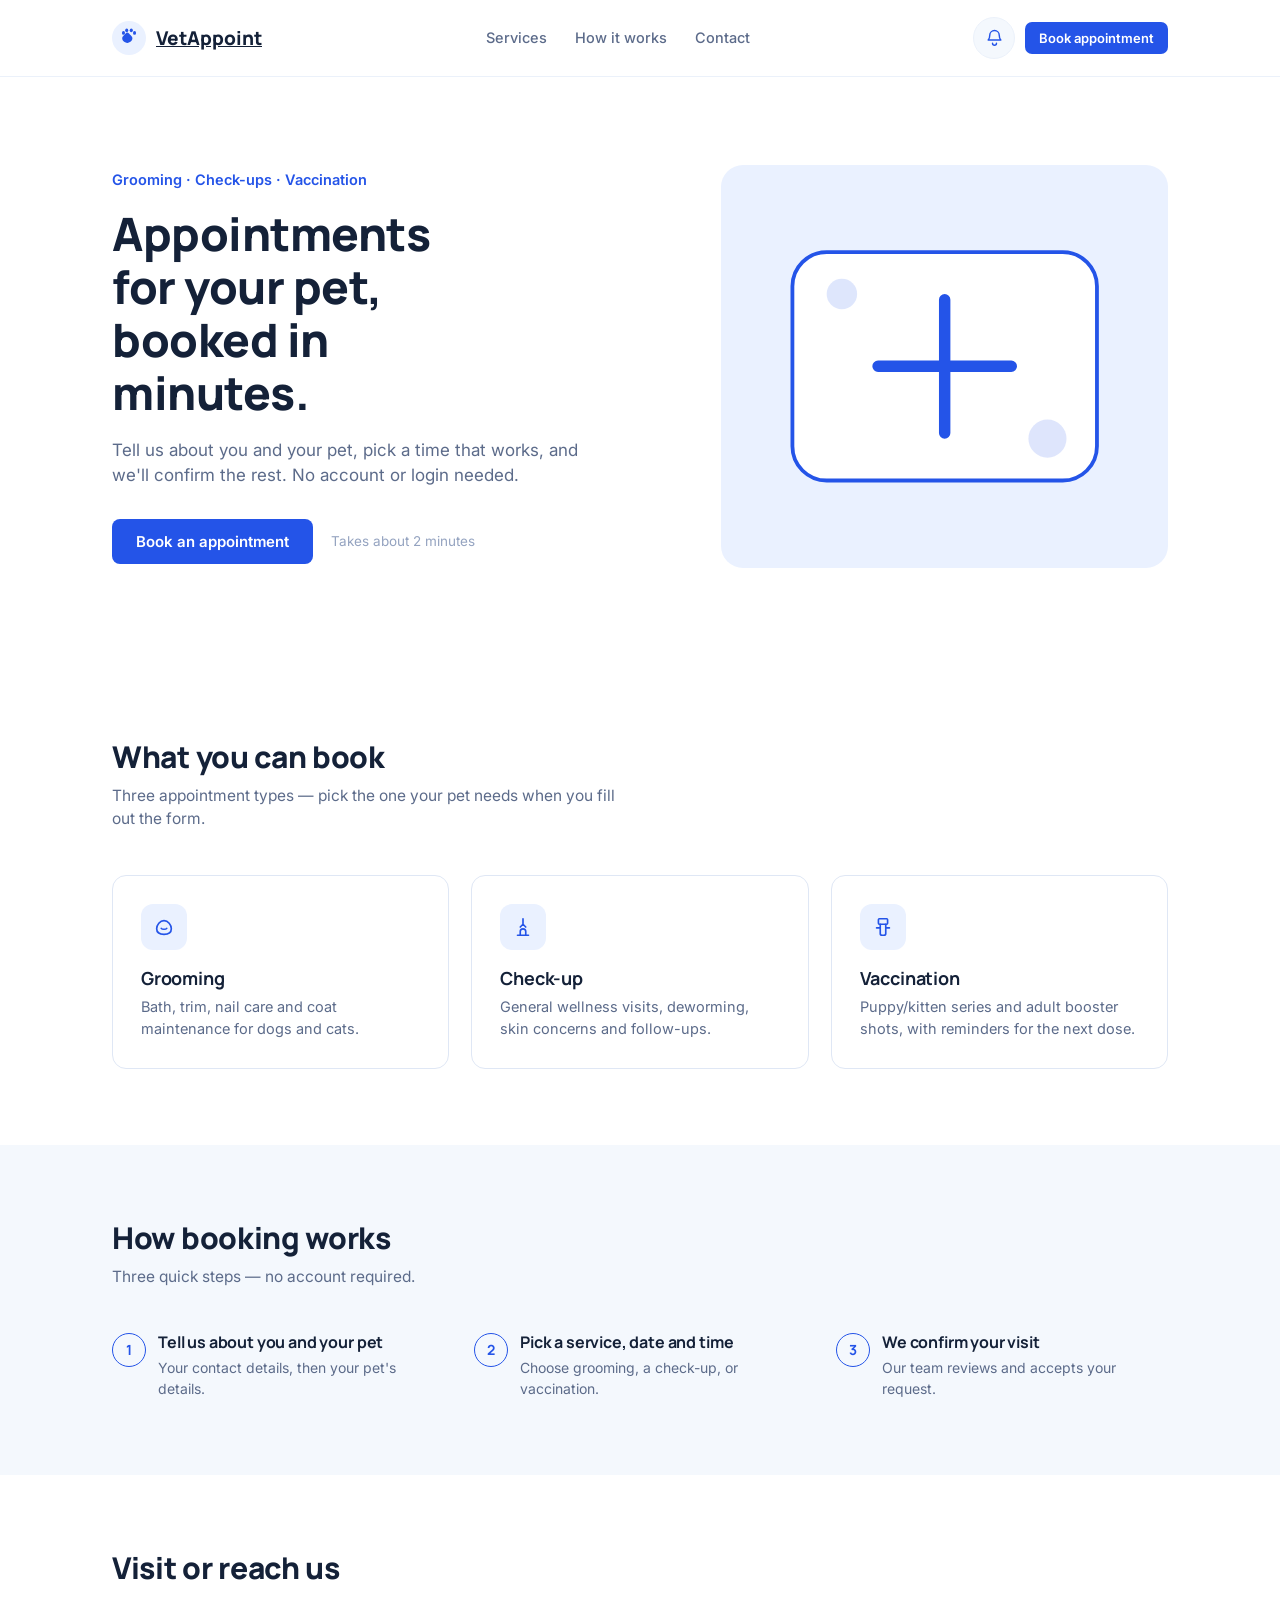
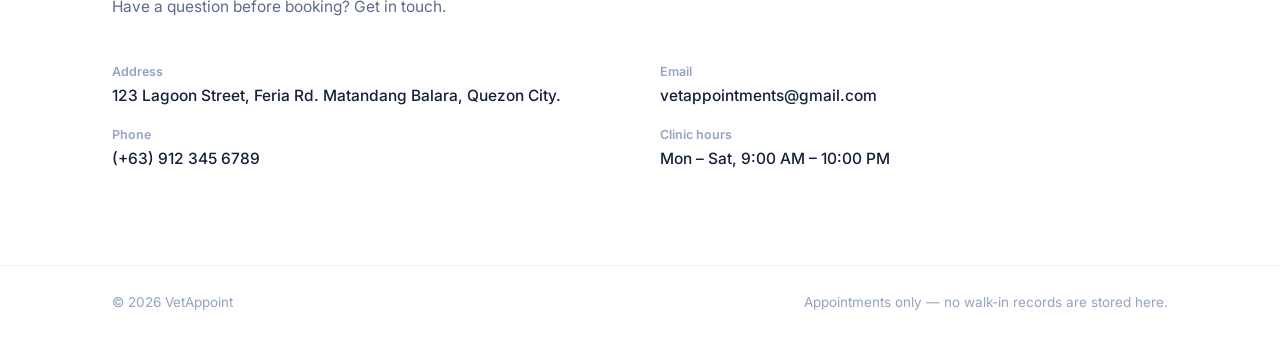
<file: index.html>
<!DOCTYPE html>
<html lang="en">
<head>
<meta charset="UTF-8" />
<meta name="viewport" content="width=device-width, initial-scale=1.0" />
<title>VetAppoint — Let's get your pet scheduled!</title>
<link rel="preconnect" href="https://fonts.googleapis.com" />
<link href="https://fonts.googleapis.com/css2?family=Manrope:wght@700;800&family=Inter:wght@400;500;600&display=swap" rel="stylesheet" />
<link rel="stylesheet" href="style.css" />
</head>
<body>

<header class="site-header">
  <div class="container">
    <a href="#top" class="brand">
      <svg class="brand-mark" viewBox="0 0 40 40" fill="none">
        <circle cx="20" cy="20" r="20" fill="#EAF1FF"/>
        <path d="M20 26c-4.5 0-8-2.2-8-5.6 0-2 1.7-3 3-4.4 1-1.1 1.6-2.4 3-2.4s2 1.3 3 2.4c1.3 1.4 3 2.4 3 4.4 0 3.4-3.5 5.6-8 5.6Z" fill="#2454E8"/>
        <ellipse cx="13.5" cy="14" rx="1.8" ry="2.3" fill="#2454E8"/>
        <ellipse cx="17.3" cy="11" rx="1.8" ry="2.3" fill="#2454E8"/>
        <ellipse cx="22.7" cy="11" rx="1.8" ry="2.3" fill="#2454E8"/>
        <ellipse cx="26.5" cy="14" rx="1.8" ry="2.3" fill="#2454E8"/>
      </svg>
      <span>VetAppoint</span>
    </a>
    <nav class="site-nav">
      <a href="#services">Services</a>
      <a href="#how">How it works</a>
      <a href="#contact">Contact</a>
    </nav>
    <div style="display:flex; align-items:center; gap:10px;">
      <button id="notifToggle" class="icon-btn" title="Vaccination reminders" type="button">
        <svg width="19" height="19" viewBox="0 0 24 24" fill="none" stroke="#2454E8" stroke-width="1.8">
          <path d="M6 8a6 6 0 0 1 12 0c0 4 1.5 5.5 2 6H4c.5-.5 2-2 2-6Z" stroke-linecap="round" stroke-linejoin="round"/>
          <path d="M9.5 18a2.5 2.5 0 0 0 5 0" stroke-linecap="round"/>
        </svg>
      </button>
      <button id="openBookingBtn" class="btn btn-primary btn-sm" type="button">Book appointment</button>
    </div>
  </div>
</header>

<!-- notification panel -->
<div id="notifPanel" class="notif-panel">
  <h4>Vaccination reminders</h4>
  <p class="cell-sub">Enter the email you booked with to see your pet's upcoming schedule.</p>
  <div class="lookup">
    <input type="email" id="notifEmail" placeholder="you@gmail.com" />
    <button id="notifCheckBtn" class="btn btn-primary btn-sm" type="button">Check</button>
  </div>
  <div id="notifResults"></div>
</div>

<main id="top">

  <!-- hero -->
  <section class="hero">
    <div class="container">
      <div>
        <div class="hero-eyebrow">Grooming · Check-ups · Vaccination</div>
        <h1>Appointments for your pet, booked in minutes.</h1>
        <p class="lead">
          Tell us about you and your pet, pick a time that works, and we'll confirm the rest.
          No account or login needed.
        </p>
        <div class="hero-actions">
          <button id="heroBookBtn" class="btn btn-primary" type="button">Book an appointment</button>
          <span class="hero-note">Takes about 2 minutes</span>
        </div>
      </div>
      <div class="hero-art">
        <svg viewBox="0 0 200 180" fill="none">
          <rect x="20" y="30" width="160" height="120" rx="18" fill="#ffffff" stroke="#2454E8" stroke-width="2"/>
          <path d="M100 55v70M65 90h70" stroke="#2454E8" stroke-width="6" stroke-linecap="round"/>
          <circle cx="46" cy="52" r="8" fill="#2454E8" opacity="0.15"/>
          <circle cx="154" cy="128" r="10" fill="#2454E8" opacity="0.15"/>
        </svg>
      </div>
    </div>
  </section>

  <!-- services -->
  <section class="section" id="services">
    <div class="container">
      <div class="section-head">
        <h2>What you can book</h2>
        <p>Three appointment types — pick the one your pet needs when you fill out the form.</p>
      </div>
      <div class="services-grid">
        <div class="service-card">
          <div class="service-icon">
            <svg width="22" height="22" viewBox="0 0 24 24" fill="none" stroke="currentColor" stroke-width="1.8"><path d="M4 14c0-4 3.6-9 8-9s8 5 8 9-3.6 6-8 6-8-2-8-6Z"/><path d="M9 13.5c.5.7 1.7 1 3 1s2.5-.3 3-1" stroke-linecap="round"/></svg>
          </div>
          <h3>Grooming</h3>
          <p>Bath, trim, nail care and coat maintenance for dogs and cats.</p>
        </div>
        <div class="service-card">
          <div class="service-icon">
            <svg width="22" height="22" viewBox="0 0 24 24" fill="none" stroke="currentColor" stroke-width="1.8"><path d="M12 3v6m0 0-3 3m3-3 3 3M6 21h12M9 21v-4a3 3 0 0 1 6 0v4" stroke-linecap="round" stroke-linejoin="round"/></svg>
          </div>
          <h3>Check-up</h3>
          <p>General wellness visits, deworming, skin concerns and follow-ups.</p>
        </div>
        <div class="service-card">
          <div class="service-icon">
            <svg width="22" height="22" viewBox="0 0 24 24" fill="none" stroke="currentColor" stroke-width="1.8"><rect x="7" y="3" width="10" height="6" rx="1"/><path d="M9 9v10a2 2 0 0 0 2 2h2a2 2 0 0 0 2-2V9M5 13h4m6 0h4" stroke-linecap="round"/></svg>
          </div>
          <h3>Vaccination</h3>
          <p>Puppy/kitten series and adult booster shots, with reminders for the next dose.</p>
        </div>
      </div>
    </div>
  </section>

  <!-- how it works -->
  <section class="section section-alt" id="how">
    <div class="container">
      <div class="section-head">
        <h2>How booking works</h2>
        <p>Three quick steps — no account required.</p>
      </div>
      <div class="steps">
        <div class="step">
          <h4>Tell us about you and your pet</h4>
          <p>Your contact details, then your pet's details.</p>
        </div>
        <div class="step">
          <h4>Pick a service, date and time</h4>
          <p>Choose grooming, a check-up, or vaccination.</p>
        </div>
        <div class="step">
          <h4>We confirm your visit</h4>
          <p>Our team reviews and accepts your request.</p>
        </div>
      </div>
    </div>
  </section>

  <!-- contact -->
  <section class="section" id="contact">
    <div class="container">
      <div class="section-head">
        <h2>Visit or reach us</h2>
        <p>Have a question before booking? Get in touch.</p>
      </div>
      <div class="contact-grid">
        <div>
          <div class="contact-item">
            <div class="label">Address</div>
            <div class="value">123 Lagoon Street, Feria Rd. Matandang Balara, Quezon City.</div>
          </div>
          <div class="contact-item">
            <div class="label">Phone</div>
            <div class="value">(+63) 912 345 6789</div>
          </div>
        </div>
        <div>
          <div class="contact-item">
            <div class="label">Email</div>
            <div class="value">vetappointments@gmail.com</div>
          </div>
          <div class="contact-item">
            <div class="label">Clinic hours</div>
            <div class="value">Mon – Sat, 9:00 AM – 10:00 PM</div>
          </div>
        </div>
      </div>
    </div>
  </section>

</main>

<footer class="site-footer">
  <div class="container" style="display:flex; justify-content:space-between; width:100%;">
    <span>© 2026 VetAppoint</span>
    <span>Appointments only — no walk-in records are stored here.</span>
  </div>
</footer>

<!-- booking modal -->
<div class="overlay" id="bookingOverlay">
  <div class="modal">
    <div class="modal-head">
      <h3>Book an appointment</h3>
      <button id="closeBookingBtn" class="modal-close" type="button" aria-label="Close">&times;</button>
    </div>
    <p class="form-hint">All fields marked <span class="req">*</span> are required.</p>

    <div class="progress-track">
      <span id="progress1" class="active"></span>
      <span id="progress2"></span>
    </div>

    <form id="bookingForm" novalidate>

      <!-- step 1: owner details -->
      <div class="form-step active" id="step1">
        <div class="field-row">
          <div class="field">
            <label for="firstName">First name <span class="req">*</span></label>
            <input type="text" id="firstName" autocomplete="given-name" />
            <small class="field-error" data-error-for="firstName"></small>
          </div>
          <div class="field">
            <label for="lastName">Last name <span class="req">*</span></label>
            <input type="text" id="lastName" autocomplete="family-name" />
            <small class="field-error" data-error-for="lastName"></small>
          </div>
        </div>
        <div class="field">
          <label for="email">Email <span class="req">*</span></label>
          <input type="email" id="email" autocomplete="email" />
          <small class="field-error" data-error-for="email"></small>
        </div>
        <div class="field">
          <label for="phone">Phone number <span class="req">*</span></label>
          <input type="tel" id="phone" inputmode="numeric" maxlength="11" placeholder="e.g. 09171234567" autocomplete="tel" />
          <small class="field-error" data-error-for="phone"></small>
        </div>
        <div class="modal-actions">
          <span></span>
          <button type="button" id="nextStepBtn" class="btn btn-primary">Pet details</button>
        </div>
      </div>

      <!-- step 2: animal + appointment details -->
      <div class="form-step" id="step2">
        <div class="field-row">
          <div class="field">
            <label for="animalName">Animal name <span class="req">*</span></label>
            <input type="text" id="animalName" />
            <small class="field-error" data-error-for="animalName"></small>
          </div>
          <div class="field">
            <label for="age">Age (years) <span class="req">*</span></label>
            <input type="text" id="age" inputmode="numeric" placeholder="e.g. 2" />
            <small class="field-error" data-error-for="age"></small>
          </div>
        </div>
        <div class="field-row">
          <div class="field">
            <label for="breed">Breed <span class="req">*</span></label>
            <input type="text" id="breed" />
            <small class="field-error" data-error-for="breed"></small>
          </div>
          <div class="field">
            <label for="gender">Gender <span class="req">*</span></label>
            <select id="gender">
              <option value="">Select</option>
              <option>Male</option>
              <option>Female</option>
            </select>
            <small class="field-error" data-error-for="gender"></small>
          </div>
        </div>
        <div class="field-row">
          <div class="field">
            <label for="weight">Weight <span class="req">*</span></label>
            <input type="text" id="weight" inputmode="numeric" placeholder="e.g. 6" />
            <small class="field-error" data-error-for="weight"></small>
          </div>
          <div class="field">
            <label for="color">Color <span class="req">*</span></label>
            <input type="text" id="color" />
            <small class="field-error" data-error-for="color"></small>
          </div>
        </div>
        <div class="field">
          <label>Species</label>
          <div class="type-choice" id="speciesChoice">
            <label><input type="radio" name="species" value="Dog" checked /><span>Dog</span></label>
            <label><input type="radio" name="species" value="Cat" /><span>Cat</span></label>
          </div>
        </div>

        <div class="field">
          <label>Type of appointment</label>
          <div class="type-choice" id="typeChoice">
            <label><input type="radio" name="apptType" value="Grooming" checked /><span>Grooming</span></label>
            <label><input type="radio" name="apptType" value="Vaccination" /><span>Vaccination</span></label>
            <label><input type="radio" name="apptType" value="Check-up" /><span>Check-up</span></label>
          </div>
        </div>

        <div class="field" id="checkupSubtypeField" style="display:none;">
          <label for="checkupSubtype">Type of check-up <span class="req">*</span></label>
          <select id="checkupSubtype"></select>
          <small class="field-error" data-error-for="checkupSubtype"></small>
        </div>

        <div class="field-row">
          <div class="field">
            <label for="apptDate">Date <span class="req">*</span></label>
            <input type="date" id="apptDate" />
            <small class="field-error" data-error-for="apptDate"></small>
          </div>
          <div class="field">
            <label>Time <span class="req">*</span></label>
            <div class="time-row">
              <select id="apptHour"></select>
              <select id="apptMinute"></select>
              <select id="apptAmPm"><option value="">--</option><option>AM</option><option>PM</option></select>
            </div>
            <small class="field-hint">Clinic hours: 9:00 AM – 10:00 PM</small>
            <small class="field-error" data-error-for="apptHour"></small>
          </div>
        </div>

        <div class="modal-actions">
          <button type="button" id="backStepBtn" class="btn btn-ghost">Back</button>
          <button type="submit" id="submitBtn" class="btn btn-primary">Submit request</button>
        </div>
      </div>

      <!-- confirmation -->
      <div class="form-step" id="stepConfirm">
        <div class="confirm-state">
          <div class="confirm-icon">
            <svg width="24" height="24" viewBox="0 0 24 24" fill="none" stroke="currentColor" stroke-width="2"><path d="M20 6 9 17l-5-5" stroke-linecap="round" stroke-linejoin="round"/></svg>
          </div>
          <h3>Request sent</h3>
          <p>We'll review your appointment and confirm it shortly. You'll see it reflected once accepted.</p>
          <button type="button" id="doneBtn" class="btn btn-primary" style="margin-top:20px;">Done</button>
        </div>
      </div>
    </form>
  </div>
</div>

<div class="toast" id="toast"></div>

<script src="data.js"></script>
<script src="script.js"></script>
</body>
</html>
</file>
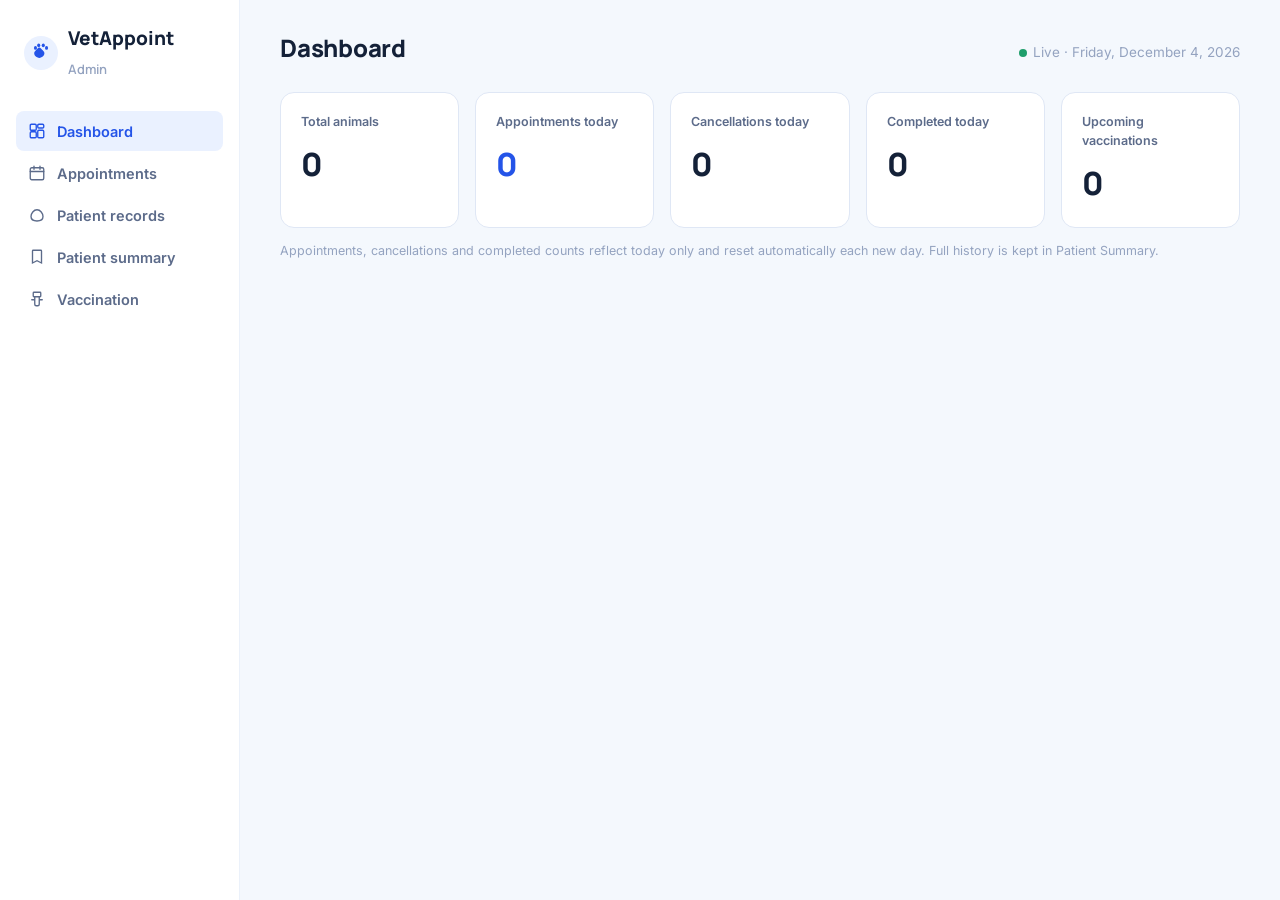
<file: admin.html>
<!DOCTYPE html>
<html lang="en">
<head>
<meta charset="UTF-8" />
<meta name="viewport" content="width=device-width, initial-scale=1.0" />
<title>VetAppoint Admin</title>
<link rel="preconnect" href="https://fonts.googleapis.com" />
<link href="https://fonts.googleapis.com/css2?family=Manrope:wght@700;800&family=Inter:wght@400;500;600&display=swap" rel="stylesheet" />
<link rel="stylesheet" href="style.css" />
</head>
<body>

<div class="admin-shell">

  <aside class="admin-sidebar">
    <div class="brand">
      <svg class="brand-mark" viewBox="0 0 40 40" fill="none">
        <circle cx="20" cy="20" r="20" fill="#EAF1FF"/>
        <path d="M20 26c-4.5 0-8-2.2-8-5.6 0-2 1.7-3 3-4.4 1-1.1 1.6-2.4 3-2.4s2 1.3 3 2.4c1.3 1.4 3 2.4 3 4.4 0 3.4-3.5 5.6-8 5.6Z" fill="#2454E8"/>
        <ellipse cx="13.5" cy="14" rx="1.8" ry="2.3" fill="#2454E8"/>
        <ellipse cx="17.3" cy="11" rx="1.8" ry="2.3" fill="#2454E8"/>
        <ellipse cx="22.7" cy="11" rx="1.8" ry="2.3" fill="#2454E8"/>
        <ellipse cx="26.5" cy="14" rx="1.8" ry="2.3" fill="#2454E8"/>
      </svg>
      <span class="brand-text">VetAppoint <span style="color:var(--color-text-faint); font-weight:600; font-size:13px;">Admin</span></span>
    </div>

    <nav class="admin-nav" id="adminNav">
      <button data-tab="dashboard" class="active">
        <svg class="nav-icon" viewBox="0 0 24 24" fill="none" stroke="currentColor" stroke-width="1.8"><rect x="3" y="3" width="8" height="8" rx="1.5"/><rect x="13" y="3" width="8" height="5" rx="1.5"/><rect x="13" y="11" width="8" height="10" rx="1.5"/><rect x="3" y="13" width="8" height="8" rx="1.5"/></svg>
        <span class="nav-text">Dashboard</span>
      </button>
      <button data-tab="appointments">
        <svg class="nav-icon" viewBox="0 0 24 24" fill="none" stroke="currentColor" stroke-width="1.8"><rect x="3" y="5" width="18" height="16" rx="2"/><path d="M8 3v4M16 3v4M3 10h18" stroke-linecap="round"/></svg>
        <span class="nav-text">Appointments</span>
        <span class="nav-badge" id="badgeAppointments"></span>
      </button>
      <button data-tab="records">
        <svg class="nav-icon" viewBox="0 0 24 24" fill="none" stroke="currentColor" stroke-width="1.8"><path d="M4 14c0-4 3.6-9 8-9s8 5 8 9-3.6 6-8 6-8-2-8-6Z"/></svg>
        <span class="nav-text">Patient records</span>
      </button>
      <button data-tab="summary">
        <svg class="nav-icon" viewBox="0 0 24 24" fill="none" stroke="currentColor" stroke-width="1.8"><path d="M7 3h10a1 1 0 0 1 1 1v16l-6-3-6 3V4a1 1 0 0 1 1-1Z"/></svg>
        <span class="nav-text">Patient summary</span>
      </button>
      <button data-tab="vaccination">
        <svg class="nav-icon" viewBox="0 0 24 24" fill="none" stroke="currentColor" stroke-width="1.8"><rect x="7" y="3" width="10" height="6" rx="1"/><path d="M9 9v10a2 2 0 0 0 2 2h2a2 2 0 0 0 2-2V9M5 13h4m6 0h4" stroke-linecap="round"/></svg>
        <span class="nav-text">Vaccination</span>
      </button>
    </nav>

  </aside>

  <main class="admin-main">

    <!-- ============ DASHBOARD ============ -->
    <section class="tab-panel active" id="tab-dashboard">
      <div class="admin-topbar">
        <h1>Dashboard</h1>
        <span class="today"><span class="live-dot"></span>Live · <span id="todayLabel"></span></span>
      </div>

      <div class="stat-grid">
        <div class="stat-card"><div class="stat-label">Total animals</div><div class="stat-value" id="statAnimals">0</div></div>
        <div class="stat-card accent"><div class="stat-label">Appointments today</div><div class="stat-value" id="statAppointments">0</div></div>
        <div class="stat-card"><div class="stat-label">Cancellations today</div><div class="stat-value" id="statCancelled">0</div></div>
        <div class="stat-card"><div class="stat-label">Completed today</div><div class="stat-value" id="statDone">0</div></div>
        <div class="stat-card"><div class="stat-label">Upcoming vaccinations</div><div class="stat-value" id="statVax">0</div></div>
      </div>
      <p class="reset-note">Appointments, cancellations and completed counts reflect today only and reset automatically each new day. Full history is kept in Patient Summary.</p>
    </section>

    <!-- ============ APPOINTMENTS ============ -->
    <section class="tab-panel" id="tab-appointments">
      <div class="admin-topbar">
        <h1>Appointments</h1>
        <span class="today">Accept or reject incoming requests</span>
      </div>
      <div class="panel-card">
        <div class="panel-card-head">
          <h3>Pending requests</h3>
          <span class="count" id="countPending">0 requests</span>
        </div>
        <div class="table-scroll">
        <table>
          <thead>
            <tr>
              <th>Owner</th><th>Animal</th><th>Species</th><th>Type</th><th>Date &amp; time</th><th>Contact</th><th>Action</th>
            </tr>
          </thead>
          <tbody id="appointmentsBody"></tbody>
        </table>
        </div>
      </div>
    </section>

    <!-- ============ PATIENT RECORDS ============ -->
    <section class="tab-panel" id="tab-records">
      <div class="admin-topbar">
        <h1>Patient records</h1>
        <span class="today">Currently accepted patients</span>
      </div>
      <div class="panel-card">
        <div class="panel-card-head">
          <h3>Active patients</h3>
          <span class="count" id="countRecords">0 patients</span>
        </div>
        <div class="table-scroll">
        <table>
          <thead>
            <tr>
              <th>Animal</th><th>Type</th><th>Age</th><th>Breed</th><th>Species</th><th>Gender</th><th>Weight</th><th>Color</th><th>Owner</th><th>Contact</th><th>Actions</th>
            </tr>
          </thead>
          <tbody id="recordsBody"></tbody>
        </table>
        </div>
      </div>
    </section>

    <!-- ============ PATIENT SUMMARY ============ -->
    <section class="tab-panel" id="tab-summary">
      <div class="admin-topbar">
        <h1>Patient summary</h1>
        <span class="today">Full history of completed and cancelled appointments</span>
      </div>
      <div class="panel-card">
        <div class="panel-card-head">
          <h3>All records</h3>
          <div class="filter-bar">
            <span class="count" id="countSummary">0 patients</span>
            <select id="summaryFilter">
              <option value="all">All statuses</option>
              <option value="Done">Done</option>
              <option value="Cancelled">Cancelled</option>
            </select>
          </div>
        </div>
        <div class="table-scroll">
        <table>
          <thead>
            <tr>
              <th>Animal</th><th>Owner</th><th>Contact</th><th>Type</th><th>Status</th><th>Date</th><th>Time</th>
            </tr>
          </thead>
          <tbody id="summaryBody"></tbody>
        </table>
        </div>
      </div>
    </section>

    <!-- ============ VACCINATION ============ -->
    <section class="tab-panel" id="tab-vaccination">
      <div class="admin-topbar">
        <h1>Vaccination</h1>
        <span class="today">Set next schedules — owners are notified automatically</span>
      </div>

      <div class="panel-card">
        <div class="panel-card-head">
          <h3>Schedule a vaccination</h3>
        </div>
        <div class="mini-form">
          <select id="vaxAnimalSelect"><option value="">Select animal…</option></select>
          <select id="vaxVaccineType"><option value="">Select animal first</option></select>
          <input type="date" id="vaxNextDate" />
          <button id="scheduleVaxBtn" class="btn btn-primary btn-sm" type="button">Set &amp; notify owner</button>
        </div>
        <div class="vax-info" id="vaxApptInfo">Select an animal to see the date the owner booked.</div>
      </div>

      <div class="vax-tables">
        <div class="panel-card" style="margin-top:0;">
          <div class="panel-card-head"><h3>Scheduled vaccination for Dogs</h3></div>
          <div class="table-scroll">
          <table>
            <thead><tr><th>Animal</th><th>Owner</th><th>Vaccine</th><th>First scheduled</th><th>Next date</th></tr></thead>
            <tbody id="vaxDogBody"></tbody>
          </table>
          </div>
        </div>
        <div class="panel-card" style="margin-top:0;">
          <div class="panel-card-head"><h3>Scheduled vaccination for Cats</h3></div>
          <div class="table-scroll">
          <table>
            <thead><tr><th>Animal</th><th>Owner</th><th>Vaccine</th><th>First scheduled</th><th>Next date</th></tr></thead>
            <tbody id="vaxCatBody"></tbody>
          </table>
          </div>
        </div>
      </div>
    </section>

  </main>
</div>

<div class="toast" id="toast"></div>

<script src="data.js"></script>
<script src="admin.js"></script>
</body>
</html>
</file>
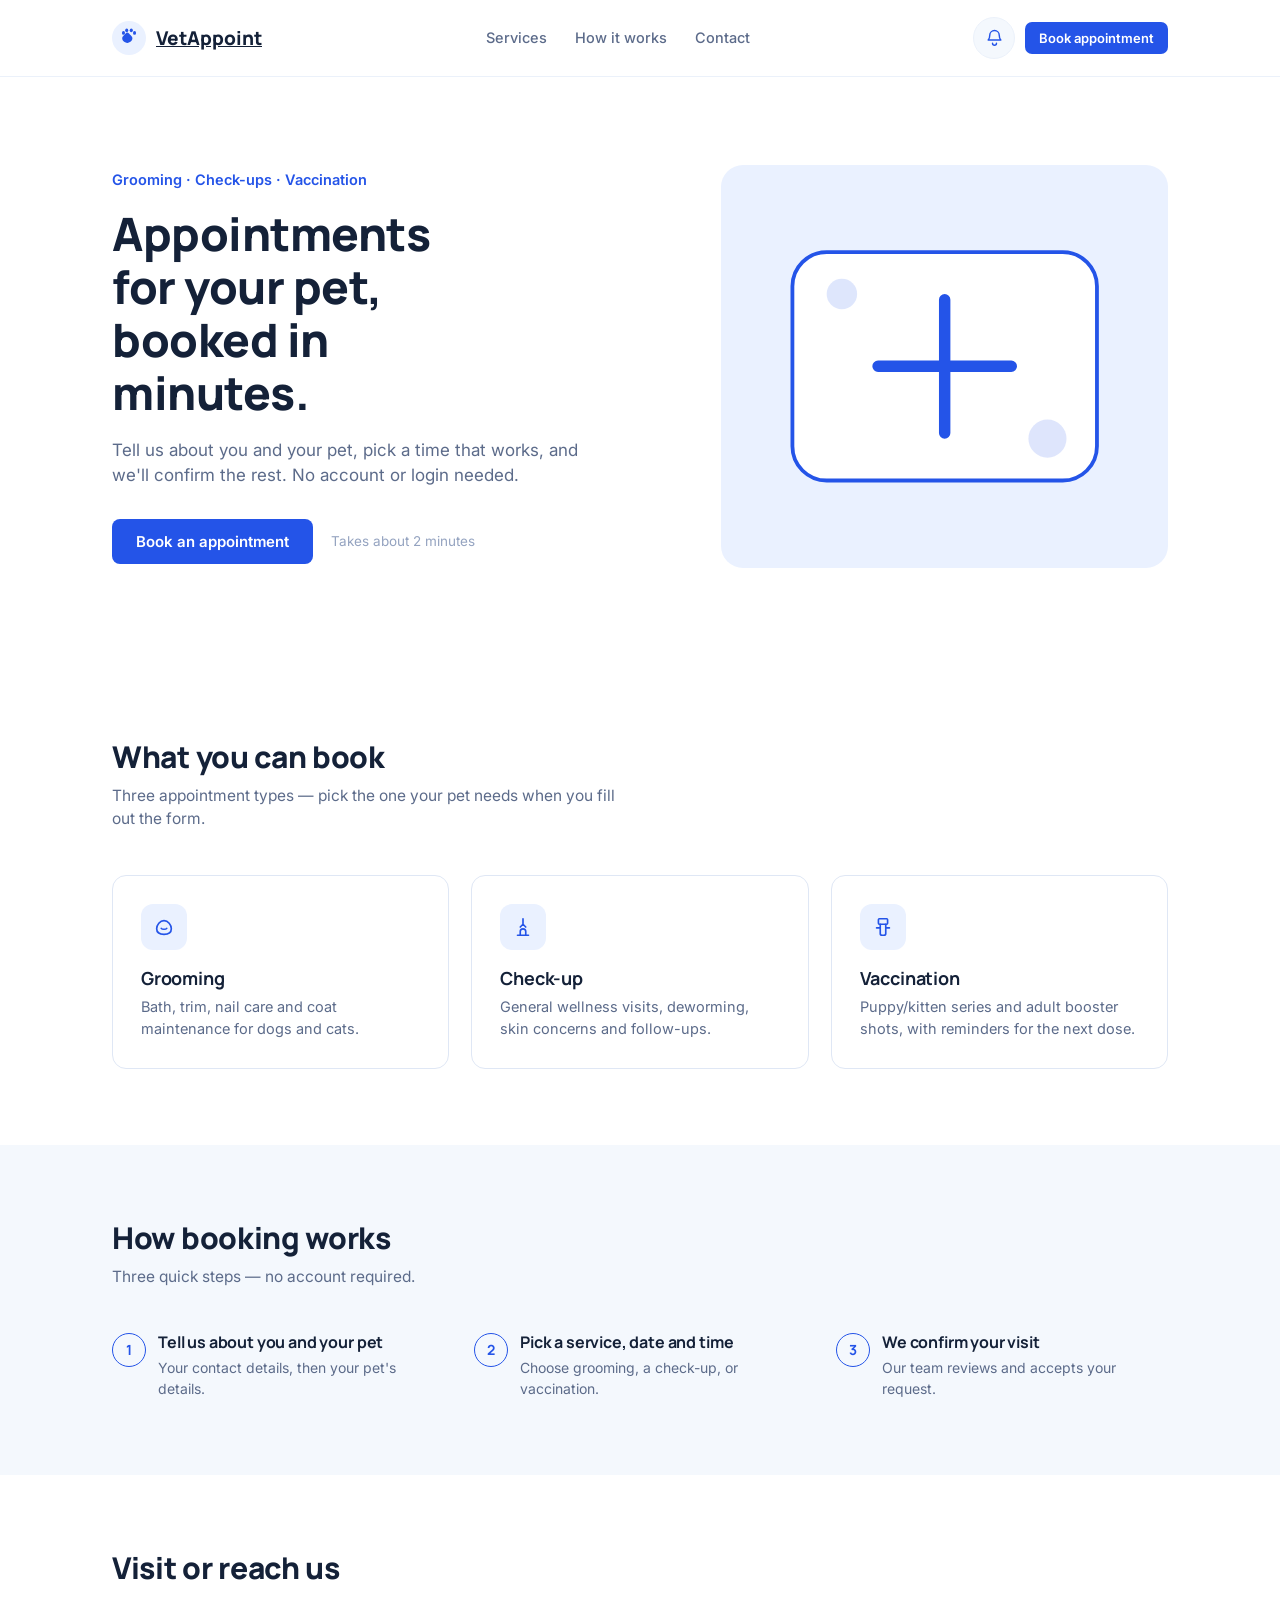
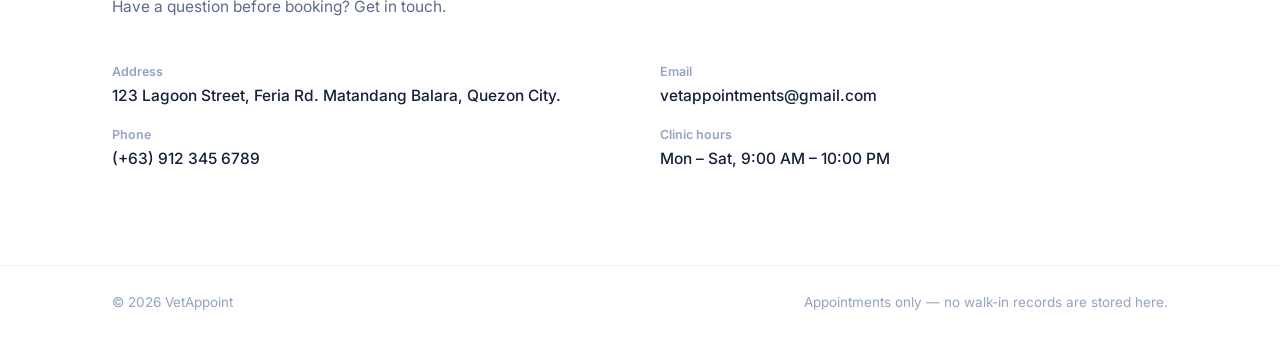
<file: index (2).html>
<!DOCTYPE html>
<html lang="en">
<head>
<meta charset="UTF-8" />
<meta name="viewport" content="width=device-width, initial-scale=1.0" />
<title>VetAppoint — Let's get your pet scheduled!</title>
<link rel="preconnect" href="https://fonts.googleapis.com" />
<link href="https://fonts.googleapis.com/css2?family=Manrope:wght@700;800&family=Inter:wght@400;500;600&display=swap" rel="stylesheet" />
<link rel="stylesheet" href="style.css" />
</head>
<body>

<header class="site-header">
  <div class="container">
    <a href="#top" class="brand">
      <svg class="brand-mark" viewBox="0 0 40 40" fill="none">
        <circle cx="20" cy="20" r="20" fill="#EAF1FF"/>
        <path d="M20 26c-4.5 0-8-2.2-8-5.6 0-2 1.7-3 3-4.4 1-1.1 1.6-2.4 3-2.4s2 1.3 3 2.4c1.3 1.4 3 2.4 3 4.4 0 3.4-3.5 5.6-8 5.6Z" fill="#2454E8"/>
        <ellipse cx="13.5" cy="14" rx="1.8" ry="2.3" fill="#2454E8"/>
        <ellipse cx="17.3" cy="11" rx="1.8" ry="2.3" fill="#2454E8"/>
        <ellipse cx="22.7" cy="11" rx="1.8" ry="2.3" fill="#2454E8"/>
        <ellipse cx="26.5" cy="14" rx="1.8" ry="2.3" fill="#2454E8"/>
      </svg>
      <span>VetAppoint</span>
    </a>
    <nav class="site-nav">
      <a href="#services">Services</a>
      <a href="#how">How it works</a>
      <a href="#contact">Contact</a>
    </nav>
    <div style="display:flex; align-items:center; gap:10px;">
      <button id="notifToggle" class="icon-btn" title="Vaccination reminders" type="button">
        <svg width="19" height="19" viewBox="0 0 24 24" fill="none" stroke="#2454E8" stroke-width="1.8">
          <path d="M6 8a6 6 0 0 1 12 0c0 4 1.5 5.5 2 6H4c.5-.5 2-2 2-6Z" stroke-linecap="round" stroke-linejoin="round"/>
          <path d="M9.5 18a2.5 2.5 0 0 0 5 0" stroke-linecap="round"/>
        </svg>
      </button>
      <button id="openBookingBtn" class="btn btn-primary btn-sm" type="button">Book appointment</button>
    </div>
  </div>
</header>

<!-- notification panel -->
<div id="notifPanel" class="notif-panel">
  <h4>Vaccination reminders</h4>
  <p class="cell-sub">Enter the email you booked with to see your pet's upcoming schedule.</p>
  <div class="lookup">
    <input type="email" id="notifEmail" placeholder="you@gmail.com" />
    <button id="notifCheckBtn" class="btn btn-primary btn-sm" type="button">Check</button>
  </div>
  <div id="notifResults"></div>
</div>

<main id="top">

  <!-- hero -->
  <section class="hero">
    <div class="container">
      <div>
        <div class="hero-eyebrow">Grooming · Check-ups · Vaccination</div>
        <h1>Appointments for your pet, booked in minutes.</h1>
        <p class="lead">
          Tell us about you and your pet, pick a time that works, and we'll confirm the rest.
          No account or login needed.
        </p>
        <div class="hero-actions">
          <button id="heroBookBtn" class="btn btn-primary" type="button">Book an appointment</button>
          <span class="hero-note">Takes about 2 minutes</span>
        </div>
      </div>
      <div class="hero-art">
        <svg viewBox="0 0 200 180" fill="none">
          <rect x="20" y="30" width="160" height="120" rx="18" fill="#ffffff" stroke="#2454E8" stroke-width="2"/>
          <path d="M100 55v70M65 90h70" stroke="#2454E8" stroke-width="6" stroke-linecap="round"/>
          <circle cx="46" cy="52" r="8" fill="#2454E8" opacity="0.15"/>
          <circle cx="154" cy="128" r="10" fill="#2454E8" opacity="0.15"/>
        </svg>
      </div>
    </div>
  </section>

  <!-- services -->
  <section class="section" id="services">
    <div class="container">
      <div class="section-head">
        <h2>What you can book</h2>
        <p>Three appointment types — pick the one your pet needs when you fill out the form.</p>
      </div>
      <div class="services-grid">
        <div class="service-card">
          <div class="service-icon">
            <svg width="22" height="22" viewBox="0 0 24 24" fill="none" stroke="currentColor" stroke-width="1.8"><path d="M4 14c0-4 3.6-9 8-9s8 5 8 9-3.6 6-8 6-8-2-8-6Z"/><path d="M9 13.5c.5.7 1.7 1 3 1s2.5-.3 3-1" stroke-linecap="round"/></svg>
          </div>
          <h3>Grooming</h3>
          <p>Bath, trim, nail care and coat maintenance for dogs and cats.</p>
        </div>
        <div class="service-card">
          <div class="service-icon">
            <svg width="22" height="22" viewBox="0 0 24 24" fill="none" stroke="currentColor" stroke-width="1.8"><path d="M12 3v6m0 0-3 3m3-3 3 3M6 21h12M9 21v-4a3 3 0 0 1 6 0v4" stroke-linecap="round" stroke-linejoin="round"/></svg>
          </div>
          <h3>Check-up</h3>
          <p>General wellness visits, deworming, skin concerns and follow-ups.</p>
        </div>
        <div class="service-card">
          <div class="service-icon">
            <svg width="22" height="22" viewBox="0 0 24 24" fill="none" stroke="currentColor" stroke-width="1.8"><rect x="7" y="3" width="10" height="6" rx="1"/><path d="M9 9v10a2 2 0 0 0 2 2h2a2 2 0 0 0 2-2V9M5 13h4m6 0h4" stroke-linecap="round"/></svg>
          </div>
          <h3>Vaccination</h3>
          <p>Puppy/kitten series and adult booster shots, with reminders for the next dose.</p>
        </div>
      </div>
    </div>
  </section>

  <!-- how it works -->
  <section class="section section-alt" id="how">
    <div class="container">
      <div class="section-head">
        <h2>How booking works</h2>
        <p>Three quick steps — no account required.</p>
      </div>
      <div class="steps">
        <div class="step">
          <h4>Tell us about you and your pet</h4>
          <p>Your contact details, then your pet's details.</p>
        </div>
        <div class="step">
          <h4>Pick a service, date and time</h4>
          <p>Choose grooming, a check-up, or vaccination.</p>
        </div>
        <div class="step">
          <h4>We confirm your visit</h4>
          <p>Our team reviews and accepts your request.</p>
        </div>
      </div>
    </div>
  </section>

  <!-- contact -->
  <section class="section" id="contact">
    <div class="container">
      <div class="section-head">
        <h2>Visit or reach us</h2>
        <p>Have a question before booking? Get in touch.</p>
      </div>
      <div class="contact-grid">
        <div>
          <div class="contact-item">
            <div class="label">Address</div>
            <div class="value">123 Lagoon Street, Feria Rd. Matandang Balara, Quezon City.</div>
          </div>
          <div class="contact-item">
            <div class="label">Phone</div>
            <div class="value">(+63) 912 345 6789</div>
          </div>
        </div>
        <div>
          <div class="contact-item">
            <div class="label">Email</div>
            <div class="value">vetappointments@gmail.com</div>
          </div>
          <div class="contact-item">
            <div class="label">Clinic hours</div>
            <div class="value">Mon – Sat, 9:00 AM – 10:00 PM</div>
          </div>
        </div>
      </div>
    </div>
  </section>

</main>

<footer class="site-footer">
  <div class="container" style="display:flex; justify-content:space-between; width:100%;">
    <span>© 2026 VetAppoint</span>
    <span>Appointments only — no walk-in records are stored here.</span>
  </div>
</footer>

<!-- booking modal -->
<div class="overlay" id="bookingOverlay">
  <div class="modal">
    <div class="modal-head">
      <h3>Book an appointment</h3>
      <button id="closeBookingBtn" class="modal-close" type="button" aria-label="Close">&times;</button>
    </div>
    <p class="form-hint">All fields marked <span class="req">*</span> are required.</p>

    <div class="progress-track">
      <span id="progress1" class="active"></span>
      <span id="progress2"></span>
    </div>

    <form id="bookingForm" novalidate>

      <!-- step 1: owner details -->
      <div class="form-step active" id="step1">
        <div class="field-row">
          <div class="field">
            <label for="firstName">First name <span class="req">*</span></label>
            <input type="text" id="firstName" autocomplete="given-name" />
            <small class="field-error" data-error-for="firstName"></small>
          </div>
          <div class="field">
            <label for="lastName">Last name <span class="req">*</span></label>
            <input type="text" id="lastName" autocomplete="family-name" />
            <small class="field-error" data-error-for="lastName"></small>
          </div>
        </div>
        <div class="field">
          <label for="email">Email <span class="req">*</span></label>
          <input type="email" id="email" autocomplete="email" />
          <small class="field-error" data-error-for="email"></small>
        </div>
        <div class="field">
          <label for="phone">Phone number <span class="req">*</span></label>
          <input type="tel" id="phone" inputmode="numeric" maxlength="11" placeholder="e.g. 09171234567" autocomplete="tel" />
          <small class="field-error" data-error-for="phone"></small>
        </div>
        <div class="modal-actions">
          <span></span>
          <button type="button" id="nextStepBtn" class="btn btn-primary">Pet details</button>
        </div>
      </div>

      <!-- step 2: animal + appointment details -->
      <div class="form-step" id="step2">
        <div class="field-row">
          <div class="field">
            <label for="animalName">Animal name <span class="req">*</span></label>
            <input type="text" id="animalName" />
            <small class="field-error" data-error-for="animalName"></small>
          </div>
          <div class="field">
            <label for="age">Age (years) <span class="req">*</span></label>
            <input type="text" id="age" inputmode="numeric" placeholder="e.g. 2" />
            <small class="field-error" data-error-for="age"></small>
          </div>
        </div>
        <div class="field-row">
          <div class="field">
            <label for="breed">Breed <span class="req">*</span></label>
            <input type="text" id="breed" />
            <small class="field-error" data-error-for="breed"></small>
          </div>
          <div class="field">
            <label for="gender">Gender <span class="req">*</span></label>
            <select id="gender">
              <option value="">Select</option>
              <option>Male</option>
              <option>Female</option>
            </select>
            <small class="field-error" data-error-for="gender"></small>
          </div>
        </div>
        <div class="field-row">
          <div class="field">
            <label for="weight">Weight <span class="req">*</span></label>
            <input type="text" id="weight" inputmode="numeric" placeholder="e.g. 6" />
            <small class="field-error" data-error-for="weight"></small>
          </div>
          <div class="field">
            <label for="color">Color <span class="req">*</span></label>
            <input type="text" id="color" />
            <small class="field-error" data-error-for="color"></small>
          </div>
        </div>
        <div class="field">
          <label>Species</label>
          <div class="type-choice" id="speciesChoice">
            <label><input type="radio" name="species" value="Dog" checked /><span>Dog</span></label>
            <label><input type="radio" name="species" value="Cat" /><span>Cat</span></label>
          </div>
        </div>

        <div class="field">
          <label>Type of appointment</label>
          <div class="type-choice" id="typeChoice">
            <label><input type="radio" name="apptType" value="Grooming" checked /><span>Grooming</span></label>
            <label><input type="radio" name="apptType" value="Vaccination" /><span>Vaccination</span></label>
            <label><input type="radio" name="apptType" value="Check-up" /><span>Check-up</span></label>
          </div>
        </div>

        <div class="field" id="checkupSubtypeField" style="display:none;">
          <label for="checkupSubtype">Type of check-up <span class="req">*</span></label>
          <select id="checkupSubtype"></select>
          <small class="field-error" data-error-for="checkupSubtype"></small>
        </div>

        <div class="field-row">
          <div class="field">
            <label for="apptDate">Date <span class="req">*</span></label>
            <input type="date" id="apptDate" />
            <small class="field-error" data-error-for="apptDate"></small>
          </div>
          <div class="field">
            <label>Time <span class="req">*</span></label>
            <div class="time-row">
              <select id="apptHour"></select>
              <select id="apptMinute"></select>
              <select id="apptAmPm"><option value="">--</option><option>AM</option><option>PM</option></select>
            </div>
            <small class="field-hint">Clinic hours: 9:00 AM – 10:00 PM</small>
            <small class="field-error" data-error-for="apptHour"></small>
          </div>
        </div>

        <div class="modal-actions">
          <button type="button" id="backStepBtn" class="btn btn-ghost">Back</button>
          <button type="submit" id="submitBtn" class="btn btn-primary">Submit request</button>
        </div>
      </div>

      <!-- confirmation -->
      <div class="form-step" id="stepConfirm">
        <div class="confirm-state">
          <div class="confirm-icon">
            <svg width="24" height="24" viewBox="0 0 24 24" fill="none" stroke="currentColor" stroke-width="2"><path d="M20 6 9 17l-5-5" stroke-linecap="round" stroke-linejoin="round"/></svg>
          </div>
          <h3>Request sent</h3>
          <p>We'll review your appointment and confirm it shortly. You'll see it reflected once accepted.</p>
          <button type="button" id="doneBtn" class="btn btn-primary" style="margin-top:20px;">Done</button>
        </div>
      </div>
    </form>
  </div>
</div>

<div class="toast" id="toast"></div>

<script src="data.js"></script>
<script src="script.js"></script>
</body>
</html>
</file>
<file: style.css>
/* =========================================================
   VetFlow — shared stylesheet for the user site and admin app
   Palette: white surfaces, ink-navy text, single blue accent
   ========================================================= */

:root {
  --color-bg: #ffffff;
  --color-bg-alt: #f4f8fd;
  --color-surface: #ffffff;
  --color-border: #dfe7f5;
  --color-border-soft: #ebf1fa;

  --color-primary: #2454e8;
  --color-primary-dark: #17348f;
  --color-primary-light: #eaf1ff;

  --color-text: #142138;
  --color-text-muted: #5c6b8a;
  --color-text-faint: #94a3c0;

  --color-success: #1e9e6b;
  --color-success-bg: #e7f7f0;
  --color-danger: #d6455a;
  --color-danger-bg: #fbe9ec;
  --color-warning: #c9821b;
  --color-warning-bg: #fbf1e0;

  --font-head: "Manrope", "Segoe UI", sans-serif;
  --font-body: "Inter", "Segoe UI", sans-serif;

  --radius-sm: 8px;
  --radius-md: 14px;
  --radius-lg: 22px;

  --shadow-card: 0 1px 2px rgba(20, 33, 56, 0.04), 0 8px 24px rgba(20, 33, 56, 0.06);
}

* { box-sizing: border-box; }

html { scroll-behavior: smooth; }

body {
  margin: 0;
  font-family: var(--font-body);
  color: var(--color-text);
  background: var(--color-bg);
  line-height: 1.5;
  -webkit-font-smoothing: antialiased;
}

h1, h2, h3, h4 {
  font-family: var(--font-head);
  margin: 0;
  line-height: 1.15;
  letter-spacing: -0.01em;
}

p { margin: 0; }

a { color: inherit; }

button {
  font-family: var(--font-body);
  cursor: pointer;
  border: none;
}

img, svg { display: block; max-width: 100%; }

.container {
  width: 100%;
  max-width: 1120px;
  margin: 0 auto;
  padding: 0 32px;
}

/* ---------- buttons ---------- */

.btn {
  display: inline-flex;
  align-items: center;
  justify-content: center;
  gap: 8px;
  padding: 13px 24px;
  border-radius: var(--radius-sm);
  font-weight: 600;
  font-size: 15px;
  transition: transform 0.15s ease, box-shadow 0.15s ease, background 0.15s ease;
}

.btn-primary {
  background: var(--color-primary);
  color: #ffffff;
}
.btn-primary:hover { background: var(--color-primary-dark); }

.btn-ghost {
  background: transparent;
  color: var(--color-primary);
  border: 1.5px solid var(--color-border);
}
.btn-ghost:hover { border-color: var(--color-primary); }

.btn-outline-danger {
  background: transparent;
  color: var(--color-danger);
  border: 1.5px solid var(--color-danger-bg);
}
.btn-outline-danger:hover { border-color: var(--color-danger); }

.btn-sm { padding: 8px 14px; font-size: 13px; border-radius: 7px; }
.btn-full { width: 100%; }
.btn:disabled { opacity: 0.5; cursor: not-allowed; }

/* ---------- status pills ---------- */

.pill {
  display: inline-flex;
  align-items: center;
  gap: 6px;
  padding: 4px 11px;
  border-radius: 999px;
  font-size: 12.5px;
  font-weight: 600;
}
.pill::before {
  content: "";
  width: 6px;
  height: 6px;
  border-radius: 50%;
  background: currentColor;
}
.pill-pending { background: var(--color-warning-bg); color: var(--color-warning); }
.pill-accepted { background: var(--color-primary-light); color: var(--color-primary); }
.pill-done { background: var(--color-success-bg); color: var(--color-success); }
.pill-cancelled { background: var(--color-danger-bg); color: var(--color-danger); }

/* =========================================================
   USER SITE
   ========================================================= */

.site-header {
  position: sticky;
  top: 0;
  z-index: 30;
  background: rgba(255, 255, 255, 0.9);
  backdrop-filter: blur(8px);
  border-bottom: 1px solid var(--color-border-soft);
}

.site-header .container {
  display: flex;
  align-items: center;
  justify-content: space-between;
  height: 76px;
}

.brand {
  display: flex;
  align-items: center;
  gap: 10px;
  font-family: var(--font-head);
  font-weight: 800;
  font-size: 19px;
}

.brand-mark {
  width: 34px;
  height: 34px;
  flex-shrink: 0;
}

.site-nav { display: flex; align-items: center; gap: 28px; }
.site-nav a {
  text-decoration: none;
  color: var(--color-text-muted);
  font-size: 14.5px;
  font-weight: 500;
}
.site-nav a:hover { color: var(--color-primary); }

.icon-btn {
  position: relative;
  width: 42px;
  height: 42px;
  border-radius: 50%;
  background: var(--color-bg-alt);
  display: flex;
  align-items: center;
  justify-content: center;
  border: 1px solid var(--color-border-soft);
}
.icon-btn:hover { background: var(--color-primary-light); }

/* --- hero --- */

.hero {
  padding: 88px 0 96px;
}
.hero .container {
  display: grid;
  grid-template-columns: 1.05fr 0.85fr;
  gap: 56px;
  align-items: center;
}
.hero-eyebrow {
  color: var(--color-primary);
  font-weight: 600;
  font-size: 14.5px;
  margin-bottom: 18px;
}
.hero h1 {
  font-size: 46px;
  font-weight: 800;
  color: var(--color-text);
  max-width: 12ch;
}
.hero p.lead {
  margin-top: 18px;
  font-size: 17px;
  color: var(--color-text-muted);
  max-width: 46ch;
}
.hero-actions {
  margin-top: 30px;
  display: flex;
  align-items: center;
  gap: 18px;
}
.hero-note {
  font-size: 13.5px;
  color: var(--color-text-faint);
}
.hero-art {
  background: var(--color-primary-light);
  border-radius: var(--radius-lg);
  padding: 30px;
  aspect-ratio: 1 / 0.9;
  display: flex;
  align-items: center;
  justify-content: center;
}
.hero-art svg { width: 100%; height: 100%; }

/* --- services --- */

.section { padding: 76px 0; }
.section-alt { background: var(--color-bg-alt); }

.section-head { max-width: 52ch; margin-bottom: 44px; }
.section-head h2 { font-size: 30px; font-weight: 800; }
.section-head p { margin-top: 10px; color: var(--color-text-muted); font-size: 15.5px; }

.services-grid {
  display: grid;
  grid-template-columns: repeat(3, 1fr);
  gap: 22px;
}
.service-card {
  background: var(--color-surface);
  border: 1px solid var(--color-border);
  border-radius: var(--radius-md);
  padding: 28px;
}
.service-card .service-icon {
  width: 46px;
  height: 46px;
  border-radius: 12px;
  background: var(--color-primary-light);
  display: flex;
  align-items: center;
  justify-content: center;
  margin-bottom: 18px;
  color: var(--color-primary);
}
.service-card h3 { font-size: 18px; font-weight: 700; }
.service-card p { margin-top: 8px; color: var(--color-text-muted); font-size: 14.5px; }

/* --- how it works --- */

.steps {
  display: grid;
  grid-template-columns: repeat(3, 1fr);
  gap: 30px;
  counter-reset: step;
}
.step { position: relative; padding-left: 46px; }
.step::before {
  counter-increment: step;
  content: counter(step);
  position: absolute;
  left: 0;
  top: 0;
  width: 32px;
  height: 32px;
  border-radius: 50%;
  border: 1.5px solid var(--color-primary);
  color: var(--color-primary);
  font-family: var(--font-head);
  font-weight: 700;
  font-size: 14px;
  display: flex;
  align-items: center;
  justify-content: center;
}
.step h4 { font-size: 16px; font-weight: 700; }
.step p { margin-top: 6px; font-size: 14px; color: var(--color-text-muted); }

/* --- contact / footer --- */

.contact-grid {
  display: grid;
  grid-template-columns: 1fr 1fr;
  gap: 40px;
}
.contact-item { margin-bottom: 18px; }
.contact-item .label {
  font-size: 12.5px;
  color: var(--color-text-faint);
  font-weight: 600;
  margin-bottom: 3px;
}
.contact-item .value { font-size: 15.5px; font-weight: 500; }

.site-footer {
  border-top: 1px solid var(--color-border-soft);
  padding: 26px 0;
  font-size: 13.5px;
  color: var(--color-text-faint);
  display: flex;
  justify-content: space-between;
}

/* =========================================================
   MODAL / BOOKING FORM
   ========================================================= */

.overlay {
  position: fixed;
  inset: 0;
  background: rgba(20, 33, 56, 0.45);
  display: none;
  align-items: center;
  justify-content: center;
  padding: 24px;
  z-index: 100;
}
.overlay.open { display: flex; }

.modal {
  background: #fff;
  border-radius: var(--radius-lg);
  width: 100%;
  max-width: 560px;
  max-height: 90vh;
  overflow-y: auto;
  padding: 36px;
}

.modal-head {
  display: flex;
  align-items: flex-start;
  justify-content: space-between;
  margin-bottom: 6px;
}
.modal-head h3 { font-size: 21px; font-weight: 800; }
.modal-close {
  background: transparent;
  color: var(--color-text-faint);
  font-size: 20px;
  line-height: 1;
  padding: 4px;
}

.progress-track {
  display: flex;
  gap: 6px;
  margin: 18px 0 28px;
}
.progress-track span {
  flex: 1;
  height: 4px;
  border-radius: 2px;
  background: var(--color-border);
}
.progress-track span.active { background: var(--color-primary); }

.form-step { display: none; }
.form-step.active { display: block; }

.field-row { display: grid; grid-template-columns: 1fr 1fr; gap: 14px; }
.field { margin-bottom: 16px; }
.field label {
  display: block;
  font-size: 13px;
  font-weight: 600;
  color: var(--color-text-muted);
  margin-bottom: 6px;
}
.field input,
.field select {
  width: 100%;
  padding: 11px 13px;
  border: 1.5px solid var(--color-border);
  border-radius: var(--radius-sm);
  font-size: 14.5px;
  font-family: var(--font-body);
  color: var(--color-text);
  background: #fff;
}
.field input:focus,
.field select:focus {
  outline: none;
  border-color: var(--color-primary);
}

.type-choice { display: grid; grid-template-columns: repeat(3, 1fr); gap: 10px; margin-bottom: 16px; }
.type-choice label {
  border: 1.5px solid var(--color-border);
  border-radius: var(--radius-sm);
  padding: 12px 10px;
  text-align: center;
  font-size: 13.5px;
  font-weight: 600;
  color: var(--color-text-muted);
  cursor: pointer;
}
.type-choice input { display: none; }
.type-choice input:checked + span { color: var(--color-primary); }
.type-choice label:has(input:checked) {
  border-color: var(--color-primary);
  background: var(--color-primary-light);
  color: var(--color-primary);
}

.modal-actions {
  display: flex;
  justify-content: space-between;
  gap: 12px;
  margin-top: 8px;
}

.confirm-state { text-align: center; padding: 20px 0 6px; }
.confirm-icon {
  width: 56px; height: 56px; border-radius: 50%;
  background: var(--color-success-bg); color: var(--color-success);
  display: flex; align-items: center; justify-content: center;
  margin: 0 auto 18px;
}
.confirm-state h3 { font-size: 19px; }
.confirm-state p { margin-top: 8px; color: var(--color-text-muted); font-size: 14.5px; }

/* notification panel */
.notif-panel {
  position: fixed;
  top: 86px;
  right: 32px;
  width: 340px;
  max-height: 70vh;
  overflow-y: auto;
  background: #fff;
  border: 1px solid var(--color-border);
  border-radius: var(--radius-md);
  box-shadow: var(--shadow-card);
  padding: 18px;
  display: none;
  z-index: 90;
}
.notif-panel.open { display: block; }
.notif-panel h4 { font-size: 15px; margin-bottom: 4px; }
.notif-panel .lookup { display: flex; gap: 8px; margin: 12px 0 14px; }
.notif-panel .lookup input {
  flex: 1;
  padding: 9px 11px;
  border: 1.5px solid var(--color-border);
  border-radius: 7px;
  font-size: 13.5px;
}
.notif-item {
  border-top: 1px solid var(--color-border-soft);
  padding: 12px 0;
  font-size: 13.5px;
}
.notif-item .title { font-weight: 600; }
.notif-item .meta { color: var(--color-text-faint); font-size: 12.5px; margin-top: 3px; }
.empty-note { color: var(--color-text-faint); font-size: 13.5px; padding: 10px 0; }

/* =========================================================
   ADMIN APP
   ========================================================= */

.admin-shell { display: flex; min-height: 100vh; background: var(--color-bg-alt); }

.admin-sidebar {
  width: 240px;
  flex-shrink: 0;
  background: #fff;
  border-right: 1px solid var(--color-border-soft);
  display: flex;
  flex-direction: column;
  padding: 24px 16px;
}
.admin-sidebar .brand { padding: 0 8px; margin-bottom: 30px; }

.admin-nav { display: flex; flex-direction: column; gap: 2px; flex: 1; }
.admin-nav button {
  display: flex;
  align-items: center;
  gap: 11px;
  text-align: left;
  background: transparent;
  color: var(--color-text-muted);
  padding: 11px 12px;
  border-radius: var(--radius-sm);
  font-size: 14.5px;
  font-weight: 600;
}
.admin-nav button:hover { background: var(--color-bg-alt); }
.admin-nav button.active { background: var(--color-primary-light); color: var(--color-primary); }
.admin-nav .nav-icon { width: 18px; height: 18px; flex-shrink: 0; }
.admin-nav .nav-badge {
  margin-left: auto;
  background: var(--color-danger);
  color: #fff;
  font-size: 11px;
  font-weight: 700;
  padding: 1px 7px;
  border-radius: 999px;
}
.admin-nav .nav-badge:empty { display: none; }

.admin-sidebar-foot {
  font-size: 12.5px;
  color: var(--color-text-faint);
  padding: 10px 8px 0;
  border-top: 1px solid var(--color-border-soft);
  margin-top: 10px;
}

.admin-main { flex: 1; padding: 34px 40px 60px; overflow-x: hidden; }

.admin-topbar {
  display: flex;
  align-items: baseline;
  justify-content: space-between;
  margin-bottom: 30px;
}
.admin-topbar h1 { font-size: 24px; font-weight: 800; }
.admin-topbar .today { font-size: 13.5px; color: var(--color-text-faint); }

.tab-panel { display: none; }
.tab-panel.active { display: block; }

/* dashboard stat cards */
.stat-grid {
  display: grid;
  grid-template-columns: repeat(5, 1fr);
  gap: 16px;
  margin-bottom: 8px;
}
.stat-card {
  background: #fff;
  border: 1px solid var(--color-border);
  border-radius: var(--radius-md);
  padding: 20px;
}
.stat-card .stat-label { font-size: 12.5px; color: var(--color-text-muted); font-weight: 600; }
.stat-card .stat-value { font-family: var(--font-head); font-size: 32px; font-weight: 800; margin-top: 8px; }
.stat-card.accent .stat-value { color: var(--color-primary); }
.reset-note {
  margin-top: 14px;
  font-size: 12.5px;
  color: var(--color-text-faint);
}

/* generic panel/table card */
.panel-card {
  background: #fff;
  border: 1px solid var(--color-border);
  border-radius: var(--radius-md);
  overflow: hidden;
  margin-top: 26px;
}
.panel-card-head {
  padding: 18px 22px;
  border-bottom: 1px solid var(--color-border-soft);
  display: flex;
  align-items: center;
  justify-content: space-between;
}
.panel-card-head h3 { font-size: 16px; font-weight: 700; }
.panel-card-head .count { font-size: 13px; color: var(--color-text-faint); }

table { width: 100%; border-collapse: collapse; font-size: 14px; }
thead th {
  text-align: left;
  font-size: 12px;
  font-weight: 600;
  color: var(--color-text-faint);
  padding: 12px 22px;
  border-bottom: 1px solid var(--color-border-soft);
  white-space: nowrap;
}
tbody td {
  padding: 13px 22px;
  border-bottom: 1px solid var(--color-border-soft);
  vertical-align: middle;
  white-space: nowrap;
}
tbody tr:last-child td { border-bottom: none; }
tbody tr:hover { background: var(--color-bg-alt); }
.cell-sub { color: var(--color-text-faint); font-size: 12.5px; }
.row-actions { display: flex; gap: 8px; }

.empty-row td {
  color: var(--color-text-faint);
  text-align: center;
  padding: 32px 22px;
}

.vax-tables { display: grid; grid-template-columns: 1fr 1fr; gap: 20px; margin-top: 26px; }

.filter-bar { display: flex; gap: 10px; margin-bottom: 4px; }
.filter-bar select, .filter-bar input {
  padding: 9px 12px;
  border: 1.5px solid var(--color-border);
  border-radius: 8px;
  font-size: 13.5px;
}

.mini-form {
  display: grid;
  grid-template-columns: 1fr 1fr auto;
  gap: 10px;
  padding: 18px 22px;
  border-top: 1px solid var(--color-border-soft);
  background: var(--color-bg-alt);
}
.mini-form input, .mini-form select {
  padding: 9px 12px;
  border: 1.5px solid var(--color-border);
  border-radius: 8px;
  font-size: 13.5px;
}

/* toast */
.toast {
  position: fixed;
  bottom: 26px;
  left: 50%;
  transform: translateX(-50%) translateY(20px);
  background: var(--color-text);
  color: #fff;
  padding: 12px 20px;
  border-radius: var(--radius-sm);
  font-size: 13.5px;
  font-weight: 500;
  opacity: 0;
  pointer-events: none;
  transition: all 0.25s ease;
  z-index: 200;
}
.toast.show { opacity: 1; transform: translateX(-50%) translateY(0); }

/* ---------- responsive ---------- */

@media (max-width: 920px) {
  .hero .container { grid-template-columns: 1fr; }
  .hero-art { order: -1; max-width: 340px; margin: 0 auto; }
  .services-grid, .steps { grid-template-columns: 1fr; }
  .contact-grid { grid-template-columns: 1fr; }
  .stat-grid { grid-template-columns: repeat(2, 1fr); }
  .vax-tables { grid-template-columns: 1fr; }
  .admin-sidebar { width: 76px; }
  .admin-sidebar .brand span.brand-text,
  .admin-nav button span.nav-text { display: none; }
  .admin-main { padding: 24px 18px; }
}

@media (max-width: 640px) {
  .field-row, .type-choice { grid-template-columns: 1fr; }
  .stat-grid { grid-template-columns: 1fr 1fr; }
  .notif-panel { right: 16px; left: 16px; width: auto; }
}

/* ---------- form validation ---------- */
.field-error { display: block; margin-top: 5px; font-size: 12.5px; color: var(--color-danger); }
.field-error:empty { display: none; }
.field input.invalid, .field select.invalid { border-color: var(--color-danger); }
.req { color: var(--color-danger); margin-left: 2px; }
.form-hint { font-size: 13px; color: var(--color-text-faint); margin-top: 4px; }

/* ---------- live indicator (admin) ---------- */
.live-dot {
  display: inline-block; width: 8px; height: 8px; border-radius: 50%;
  background: var(--color-success); margin-right: 6px;
  animation: livePulse 2s ease-in-out infinite;
}
@keyframes livePulse { 0%, 100% { opacity: 1; } 50% { opacity: 0.35; } }

/* date input inside table rows (admin vaccination) */
.row-actions input { padding: 6px 8px; border: 1.5px solid var(--color-border); border-radius: 6px; font-size: 12.5px; }

/* ---------- scrollable table containers ---------- */
.table-scroll { max-height: 340px; overflow-y: auto; }
.table-scroll::-webkit-scrollbar { width: 8px; }
.table-scroll::-webkit-scrollbar-track { background: transparent; }
.table-scroll::-webkit-scrollbar-thumb { background: var(--color-border); border-radius: 4px; }
.table-scroll::-webkit-scrollbar-thumb:hover { background: var(--color-primary); }

/* ---------- owner-site time picker (3 selects) ---------- */
.time-row { display: grid; grid-template-columns: 1fr 1fr 1fr; gap: 8px; }
.time-row select {
  width: 100%;
  padding: 11px 8px;
  border: 1.5px solid var(--color-border);
  border-radius: var(--radius-sm);
  font-size: 14.5px;
  font-family: var(--font-body);
  color: var(--color-text);
  background: #fff;
}

.filter-bar { align-items: center; }

/* original appointment info (admin vaccination) */
.vax-info { padding: 12px 22px 16px; font-size: 13.5px; color: var(--color-text-faint); border-top: 1px solid var(--color-border-soft); }
.vax-info.on { color: var(--color-primary); background: var(--color-primary-light); font-weight: 500; }
</file>
